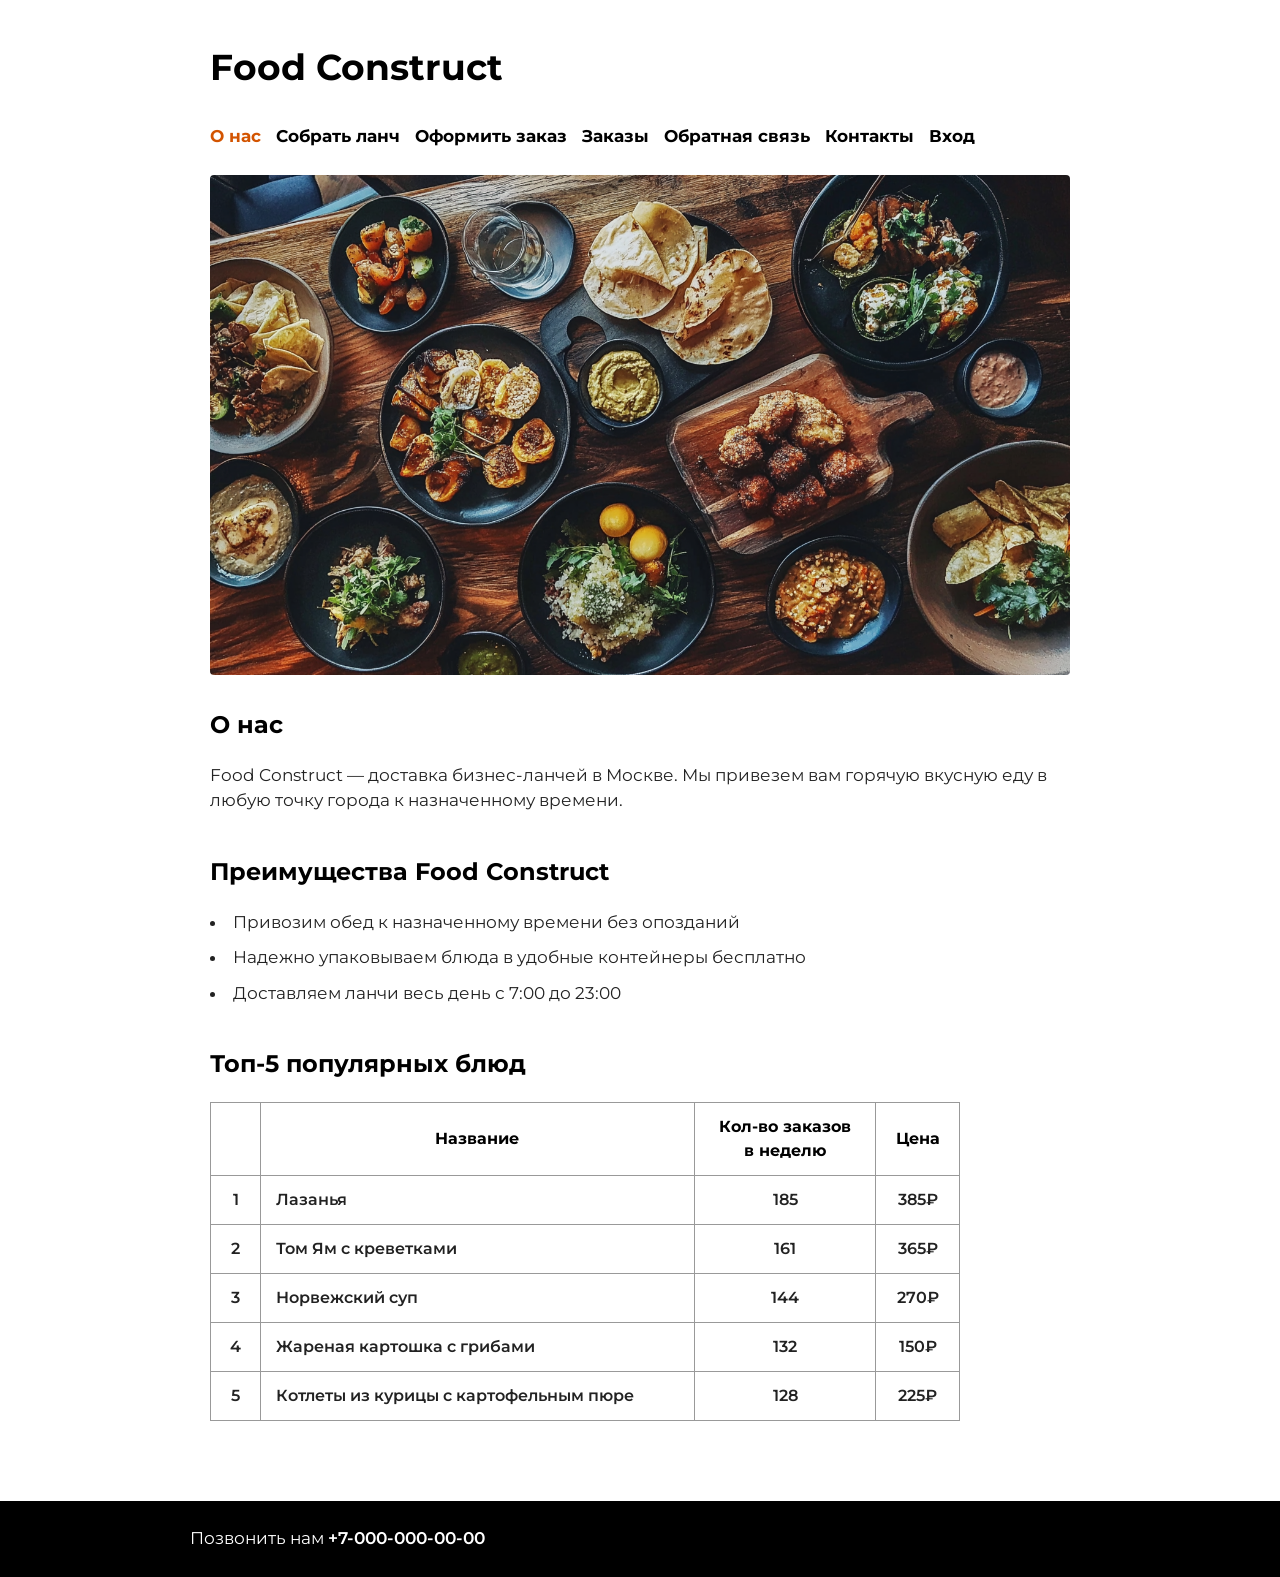
<file: index.html>
<!DOCTYPE html>
<html lang="ru">
<head>
    <meta charset="UTF-8">
    <meta name="viewport" content="width=device-width, initial-scale=1.0">
    <title>Food Construct — доставка бизнес-ланчей в Москве</title>
    <link rel="preconnect" href="https://fonts.googleapis.com">
    <link rel="preconnect" href="https://fonts.gstatic.com" crossorigin>
    <link href="https://fonts.googleapis.com/css2?family=Montserrat:wght@400;600;700&display=swap" rel="stylesheet">
    <link rel="stylesheet" href="style.css">
</head>
<body>

    <header>
        <h1>Food Construct</h1>
        <nav>
            <a class="active" href="index.html">О нас</a>
            <a href="lunch.html">Собрать ланч</a>
            <a href="order.html">Оформить заказ</a>
            <a href="orders.html">Заказы</a>
            <a href="feedback.html">Обратная связь</a>
            <a href="#contacts">Контакты</a>
            <a href="login.html">Вход</a>
        </nav>
    </header>

    <main>
        <section class="about">
            <img src="img/foodontable.png" alt="Разнообразные бизнес-ланчи на столе">
            <h2>О нас</h2>
            <p>
                Food Construct — доставка бизнес-ланчей в Москве. Мы привезем вам горячую вкусную
                еду в любую точку города к назначенному времени.
            </p>
        </section>

        <section class="benefits">
            <h2>Преимущества Food Construct</h2>
            <ul>
                <li>Привозим обед к назначенному времени без опозданий</li>
                <li>Надежно упаковываем блюда в удобные контейнеры бесплатно</li>
                <li>Доставляем ланчи весь день с 7:00 до 23:00</li>
            </ul>
        </section>

        <section class="popular">
            <h2>Топ-5 популярных блюд</h2>
            <table>
                <thead>
                    <tr>
                        <th></th>
                        <th>Название</th>
                        <th>Кол-во заказов<br>в неделю</th>
                        <th>Цена</th>
                    </tr>
                </thead>
                <tbody>
                    <tr>
                        <td>1</td>
                        <td>Лазанья</td>
                        <td>185</td>
                        <td>385₽</td>
                    </tr>
                    <tr>
                        <td>2</td>
                        <td>Том Ям с креветками</td>
                        <td>161</td>
                        <td>365₽</td>
                    </tr>
                    <tr>
                        <td>3</td>
                        <td>Норвежский суп</td>
                        <td>144</td>
                        <td>270₽</td>
                    </tr>
                    <tr>
                        <td>4</td>
                        <td>Жареная картошка с грибами</td>
                        <td>132</td>
                        <td>150₽</td>
                    </tr>
                    <tr>
                        <td>5</td>
                        <td>Котлеты из курицы с картофельным пюре</td>
                        <td>128</td>
                        <td>225₽</td>
                    </tr>
                </tbody>
            </table>
        </section>
    </main>

    <footer id="contacts">
        <p>Позвонить нам <a href="tel:+70000000000">+7-000-000-00-00</a></p>
    </footer>

</body>
</html>
</file>
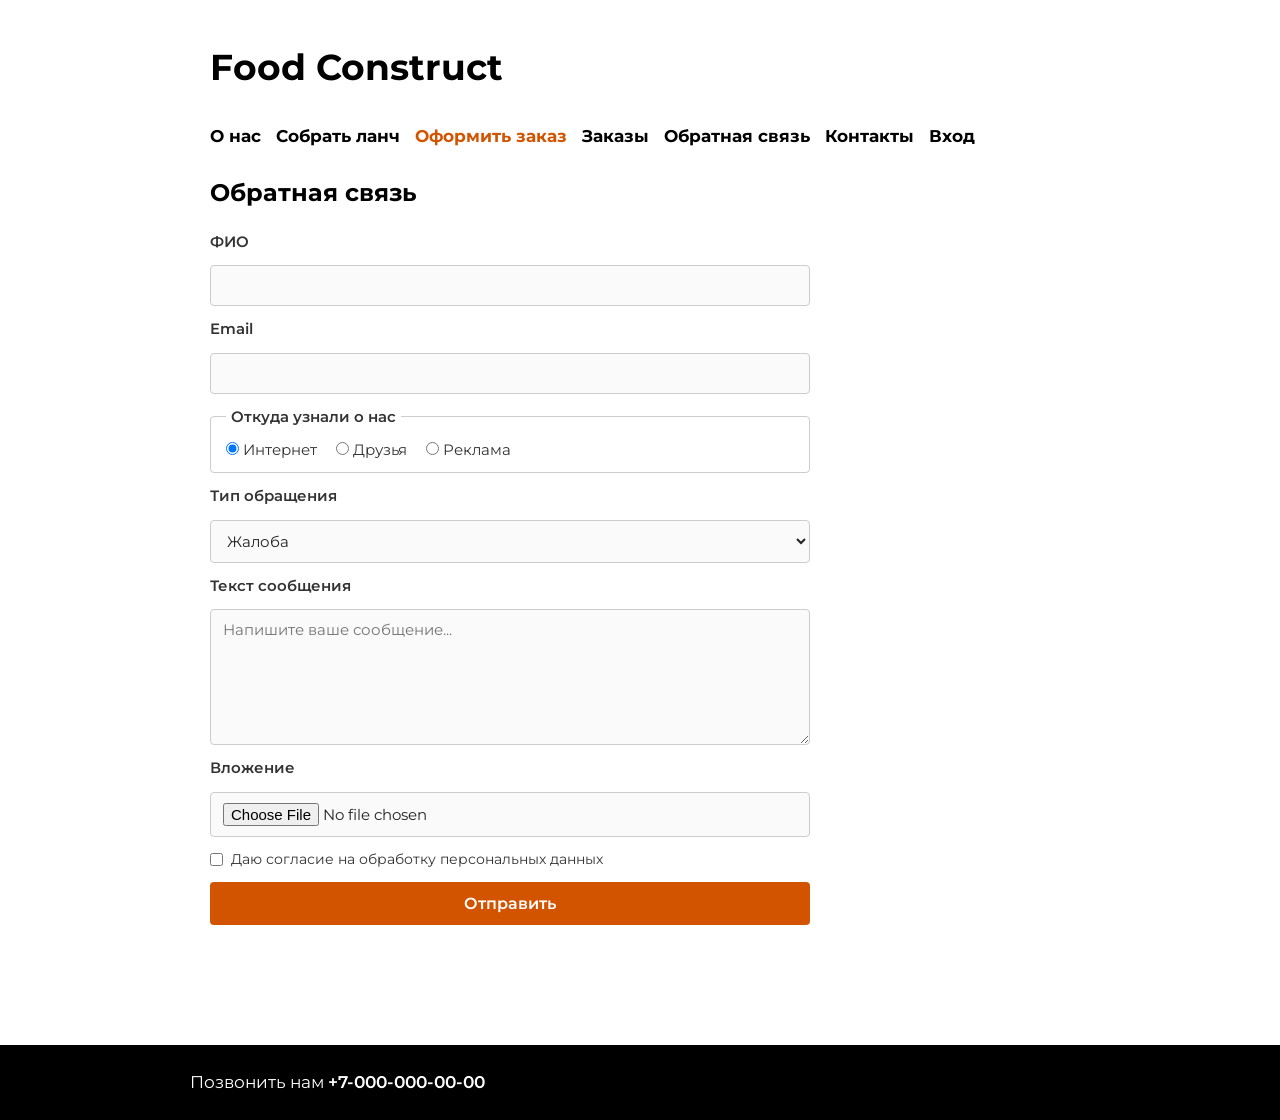
<file: feedback.html>
<!DOCTYPE html>
<html lang="ru">
<head>
    <meta charset="UTF-8">
    <meta name="viewport" content="width=device-width, initial-scale=1.0">
    <title>Обратная связь — Food Construct</title>
    <link rel="preconnect" href="https://fonts.googleapis.com">
    <link rel="preconnect" href="https://fonts.gstatic.com" crossorigin>
    <link href="https://fonts.googleapis.com/css2?family=Montserrat:wght@400;600;700&display=swap" rel="stylesheet">
    <link rel="stylesheet" href="style.css">
</head>
<body>

    <header>
        <h1>Food Construct</h1>
        <nav>
            <a href="index.html">О нас</a>
            <a href="lunch.html">Собрать ланч</a>
            <a class="active" href="order.html">Оформить заказ</a>
            <a href="orders.html">Заказы</a>
            <a href="feedback.html">Обратная связь</a>
            <a href="#contacts">Контакты</a>
            <a href="login.html">Вход</a>
        </nav>
    </header>

    <main>

        <section class="feedback">
            <h2>Обратная связь</h2>
            <form action="#" method="post" enctype="multipart/form-data">

                <label for="fio">ФИО</label>
                <input type="text" id="fio" name="fio" required>

                <label for="email">Email</label>
                <input type="email" id="email" name="email" required>

                <fieldset>
                    <legend>Откуда узнали о нас</legend>
                    <label><input type="radio" name="source" value="search" checked> Интернет</label>
                    <label><input type="radio" name="source" value="friends"> Друзья</label>
                    <label><input type="radio" name="source" value="ads"> Реклама</label>
                </fieldset>

                <label for="type">Тип обращения</label>
                <select id="type" name="type">
                    <option value="complaint">Жалоба</option>
                    <option value="suggestion">Предложение</option>
                </select>

                <label for="message">Текст сообщения</label>
                <textarea id="message" name="message" rows="6" placeholder="Напишите ваше сообщение..."></textarea>

                <label for="file">Вложение</label>
                <input type="file" id="file" name="file">

                <label class="checkbox">
                    <input type="checkbox" name="agree" required>
                    Даю согласие на обработку персональных данных
                </label>

                <button type="submit">Отправить</button>
            </form>
        </section>

    </main>

    <footer id="contacts">
        <p>Позвонить нам <a href="tel:+70000000000">+7-000-000-00-00</a></p>
    </footer>

</body>
</html>
</file>
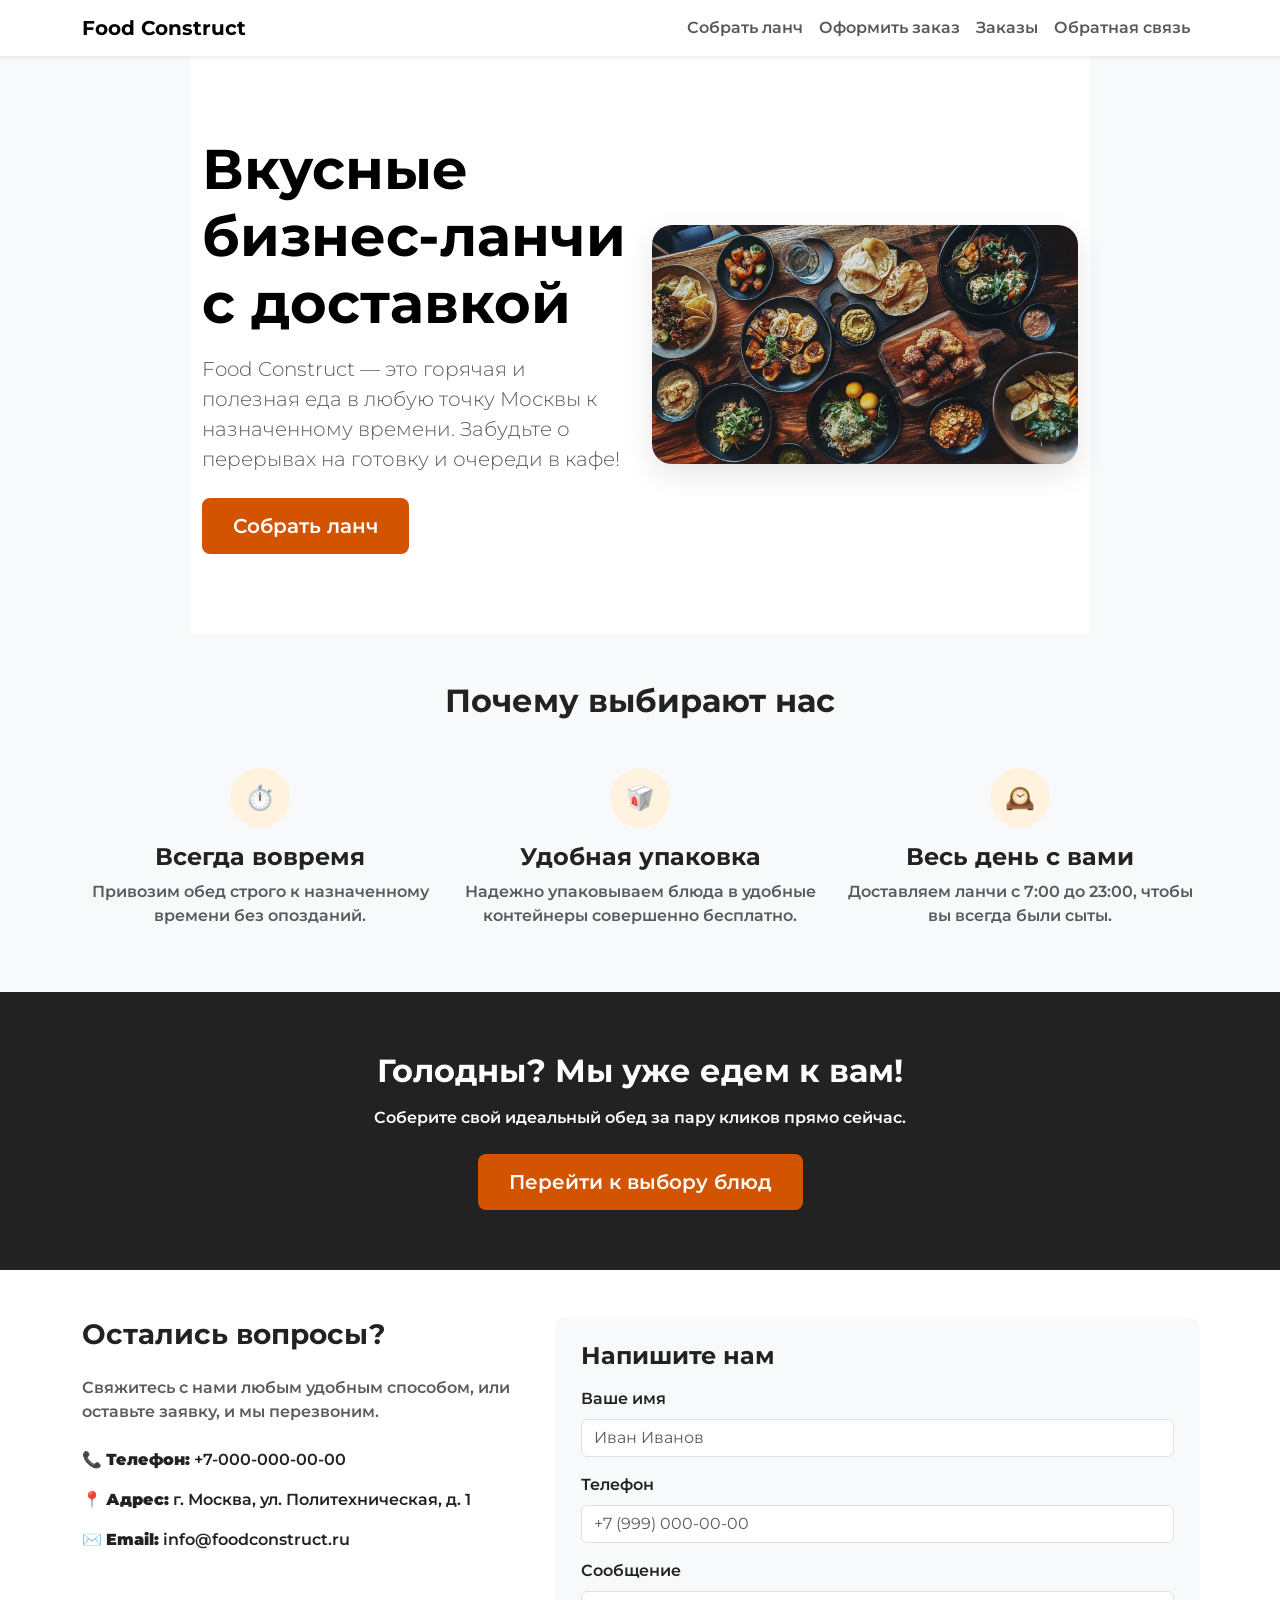
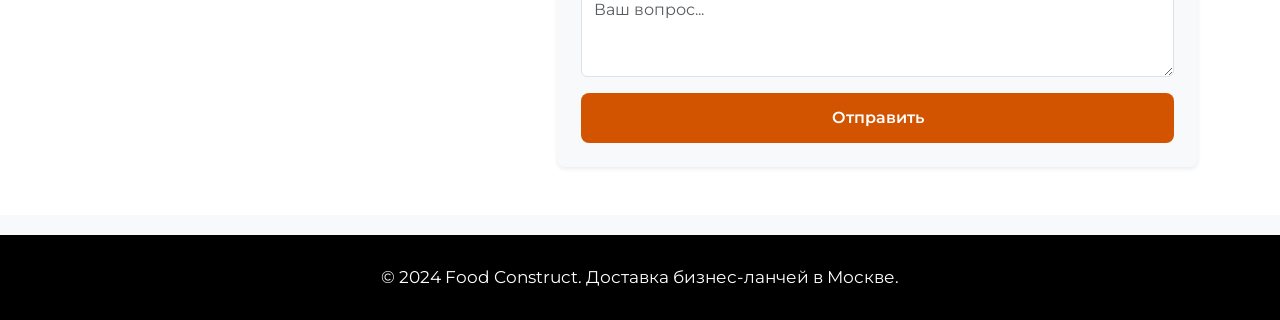
<file: landing.html>
<!DOCTYPE html>
<html lang="ru">
<head>
    <meta charset="UTF-8">
    <meta name="viewport" content="width=device-width, initial-scale=1.0">
    <title>Food Construct — Доставка бизнес-ланчей</title>
    <link href="https://cdn.jsdelivr.net/npm/bootstrap@5.3.2/dist/css/bootstrap.min.css" rel="stylesheet">
    <link rel="preconnect" href="https://fonts.googleapis.com">
    <link rel="preconnect" href="https://fonts.gstatic.com" crossorigin>
    <link href="https://fonts.googleapis.com/css2?family=Montserrat:wght@400;600;700&display=swap" rel="stylesheet">
    <link rel="stylesheet" href="style.css">

    <style>
        body {
            font-family: 'Montserrat', sans-serif;
            background-color: #f8f9fa;
        }
        
        .hero-section {
            background-color: #ffffff;
            padding: 80px 0;
        }
        
        .hero-img {
            border-radius: 20px;
            box-shadow: 0 10px 30px rgba(0,0,0,0.1);
            object-fit: cover;
            height: 100%;
            max-height: 400px;
            width: 100%;
        }

        .feature-icon {
            display: inline-flex;
            align-items: center;
            justify-content: center;
            width: 60px;
            height: 60px;
            border-radius: 50%;
            background-color: #fff3e0;
            color: #d35400;
            font-size: 24px;
            margin-bottom: 15px;
        }

        .btn-brand {
            background-color: #d35400;
            color: white;
            font-weight: 600;
            padding: 12px 30px;
            border-radius: 8px;
            transition: 0.3s;
        }

        .btn-brand:hover {
            background-color: #b34700;
            color: white;
        }

        .cta-section {
            background-color: #222;
            color: white;
            padding: 60px 0;
        }

        .footer-section {
            background-color: #000;
            color: #888;
            padding: 30px 0;
        }
    </style>
</head>
<body>

    <nav class="navbar navbar-expand-lg navbar-light bg-white shadow-sm">
        <div class="container">
            <a class="navbar-brand fw-bold" href="index.html">Food Construct</a>
            <button class="navbar-toggler" type="button" data-bs-toggle="collapse" data-bs-target="#navbarNav">
                <span class="navbar-toggler-icon"></span>
            </button>
            <div class="collapse navbar-collapse justify-content-end" id="navbarNav">
                <ul class="navbar-nav">
                    <li class="nav-item"><a class="nav-link" href="lunch.html">Собрать ланч</a></li>
                    <li class="nav-item"><a class="nav-link" href="order.html">Оформить заказ</a></li>
                    <li class="nav-item"><a class="nav-link" href="orders.html">Заказы</a></li>
                    <li class="nav-item"><a class="nav-link" href="feedback.html">Обратная связь</a></li>
                </ul>
            </div>
        </div>
    </nav>

    <header class="hero-section">
        <div class="container">
            <div class="row align-items-center">
                <div class="col-lg-6 mb-4 mb-lg-0">
                    <h1 class="display-4 fw-bold mb-3">Вкусные бизнес-ланчи с доставкой</h1>
                    <p class="lead text-muted mb-4">
                        Food Construct — это горячая и полезная еда в любую точку Москвы к назначенному времени. Забудьте о перерывах на готовку и очереди в кафе!
                    </p>
                    <a href="lunch.html" class="btn btn-brand btn-lg">Собрать ланч</a>
                </div>
                <div class="col-lg-6">
                    <!-- Используем картинку с твоего главного сайта -->
                    <img src="img/foodontable.png" alt="Бизнес-ланчи Food Construct" class="hero-img">
                </div>
            </div>
        </div>
    </header>

    <section class="py-5">
        <div class="container">
            <h2 class="text-center fw-bold mb-5">Почему выбирают нас</h2>
            <div class="row g-4">
                <div class="col-md-4 text-center">
                    <div class="feature-icon">⏱️</div>
                    <h4 class="fw-bold">Всегда вовремя</h4>
                    <p class="text-muted">Привозим обед строго к назначенному времени без опозданий.</p>
                </div>
                <div class="col-md-4 text-center">
                    <div class="feature-icon">🥡</div>
                    <h4 class="fw-bold">Удобная упаковка</h4>
                    <p class="text-muted">Надежно упаковываем блюда в удобные контейнеры совершенно бесплатно.</p>
                </div>
                <div class="col-md-4 text-center">
                    <div class="feature-icon">🕰️</div>
                    <h4 class="fw-bold">Весь день с вами</h4>
                    <p class="text-muted">Доставляем ланчи с 7:00 до 23:00, чтобы вы всегда были сыты.</p>
                </div>
            </div>
        </div>
    </section>

    <section class="cta-section">
        <div class="container text-center">
            <h2 class="fw-bold mb-3">Голодны? Мы уже едем к вам!</h2>
            <p class="mb-4">Соберите свой идеальный обед за пару кликов прямо сейчас.</p>
            <a href="lunch.html" class="btn btn-brand btn-lg">Перейти к выбору блюд</a>
        </div>
    </section>

    <section class="py-5 bg-white">
        <div class="container">
            <div class="row">
                <!-- Контакты -->
                <div class="col-md-5 mb-4 mb-md-0">
                    <h3 class="fw-bold mb-4">Остались вопросы?</h3>
                    <p class="text-muted">Свяжитесь с нами любым удобным способом, или оставьте заявку, и мы перезвоним.</p>
                    <ul class="list-unstyled mt-4">
                        <li class="mb-3">📞 <strong>Телефон:</strong> <a href="tel:+70000000000" class="text-decoration-none text-dark">+7-000-000-00-00</a></li>
                        <li class="mb-3">📍 <strong>Адрес:</strong> г. Москва, ул. Политехническая, д. 1</li>
                        <li class="mb-3">✉️ <strong>Email:</strong> info@foodconstruct.ru</li>
                    </ul>
                </div>
                
                <div class="col-md-7">
                    <form action="feedback.html" method="GET" class="bg-light p-4 rounded-3 shadow-sm">
                        <h4 class="mb-3 fw-bold">Напишите нам</h4>
                        <div class="mb-3">
                            <label for="landingName" class="form-label">Ваше имя</label>
                            <input type="text" class="form-control" id="landingName" placeholder="Иван Иванов" required>
                        </div>
                        <div class="mb-3">
                            <label for="landingPhone" class="form-label">Телефон</label>
                            <input type="tel" class="form-control" id="landingPhone" placeholder="+7 (999) 000-00-00" required>
                        </div>
                        <div class="mb-3">
                            <label for="landingMessage" class="form-label">Сообщение</label>
                            <textarea class="form-control" id="landingMessage" rows="3" placeholder="Ваш вопрос..." required></textarea>
                        </div>
                        <button type="submit" class="btn btn-brand w-100">Отправить</button>
                    </form>
                </div>
            </div>
        </div>
    </section>

    <!-- Подвал -->
    <footer class="footer-section text-center">
        <div class="container">
            <p class="mb-0">© 2024 Food Construct. Доставка бизнес-ланчей в Москве.</p>
        </div>
    </footer>

    <!-- Подключение Bootstrap 5 (JS) для работы мобильного меню (бургера) -->
    <script src="https://cdn.jsdelivr.net/npm/bootstrap@5.3.2/dist/js/bootstrap.bundle.min.js"></script>
</body>
</html>
</file>
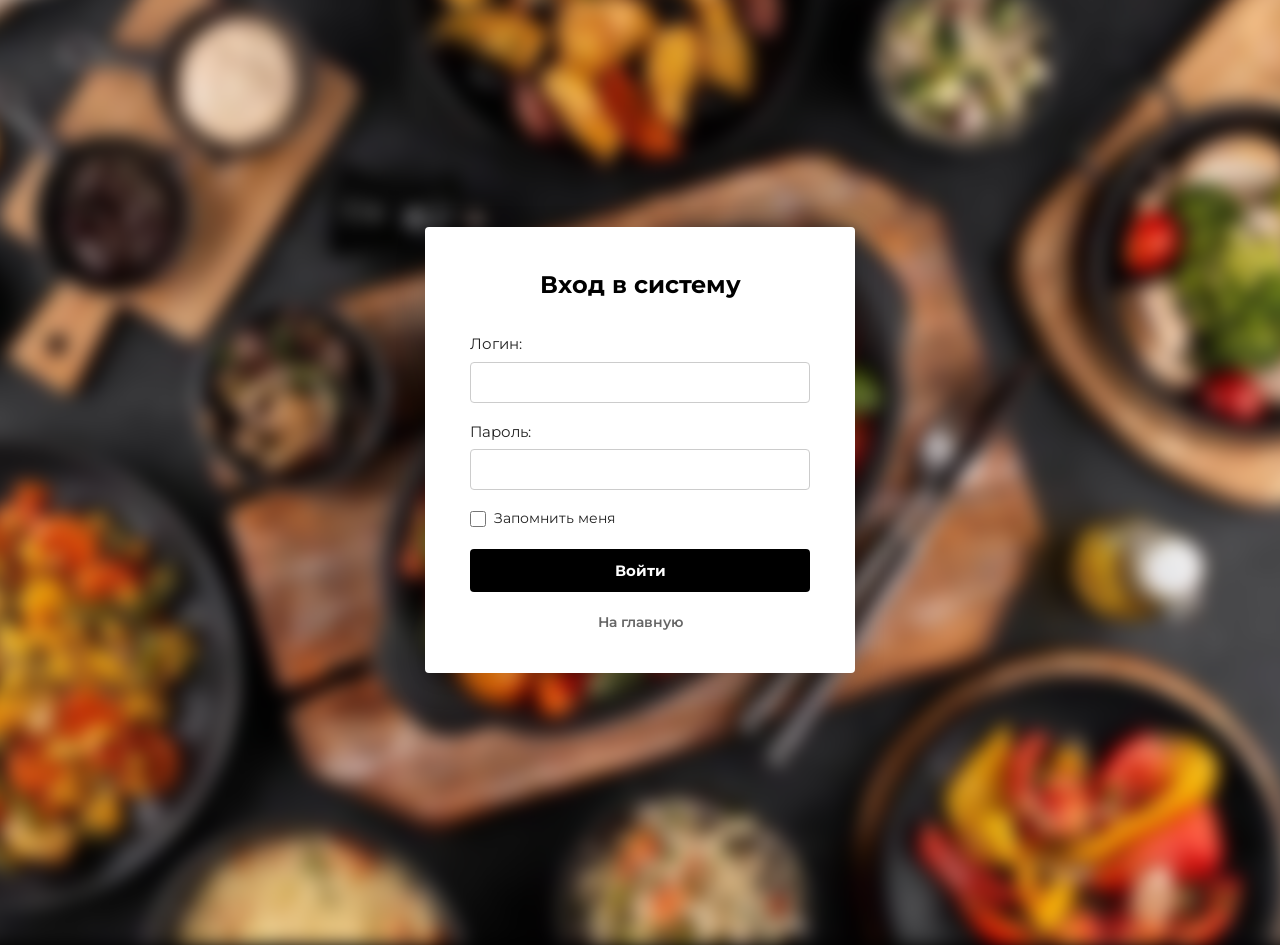
<file: login.html>
<!DOCTYPE html>
<html lang="ru">
<head>
    <meta charset="UTF-8">
    <meta name="viewport" content="width=device-width, initial-scale=1.0">
    <title>Вход в систему — Food Construct</title>
    <link rel="preconnect" href="https://fonts.googleapis.com">
    <link rel="preconnect" href="https://fonts.gstatic.com" crossorigin>
    <link href="https://fonts.googleapis.com/css2?family=Montserrat:wght@400;600;700&display=swap" rel="stylesheet">
    <link rel="stylesheet" href="style.css">
</head>
<body class="login-page">

    <div class="login-box">
        <h1>Вход в систему</h1>
        <form action="https://httpbin.org/post" method="POST">

            <label for="login">Логин:</label>
            <input type="text" id="login" name="login" required>

            <label for="password">Пароль:</label>
            <input type="password" id="password" name="password" required>

            <label class="checkbox">
                <input type="checkbox" name="remember">
                Запомнить меня
            </label>

            <button type="submit">Войти</button>

            <a class="back-link" href="index.html">На главную</a>
        </form>
    </div>

</body>
</html>
</file>
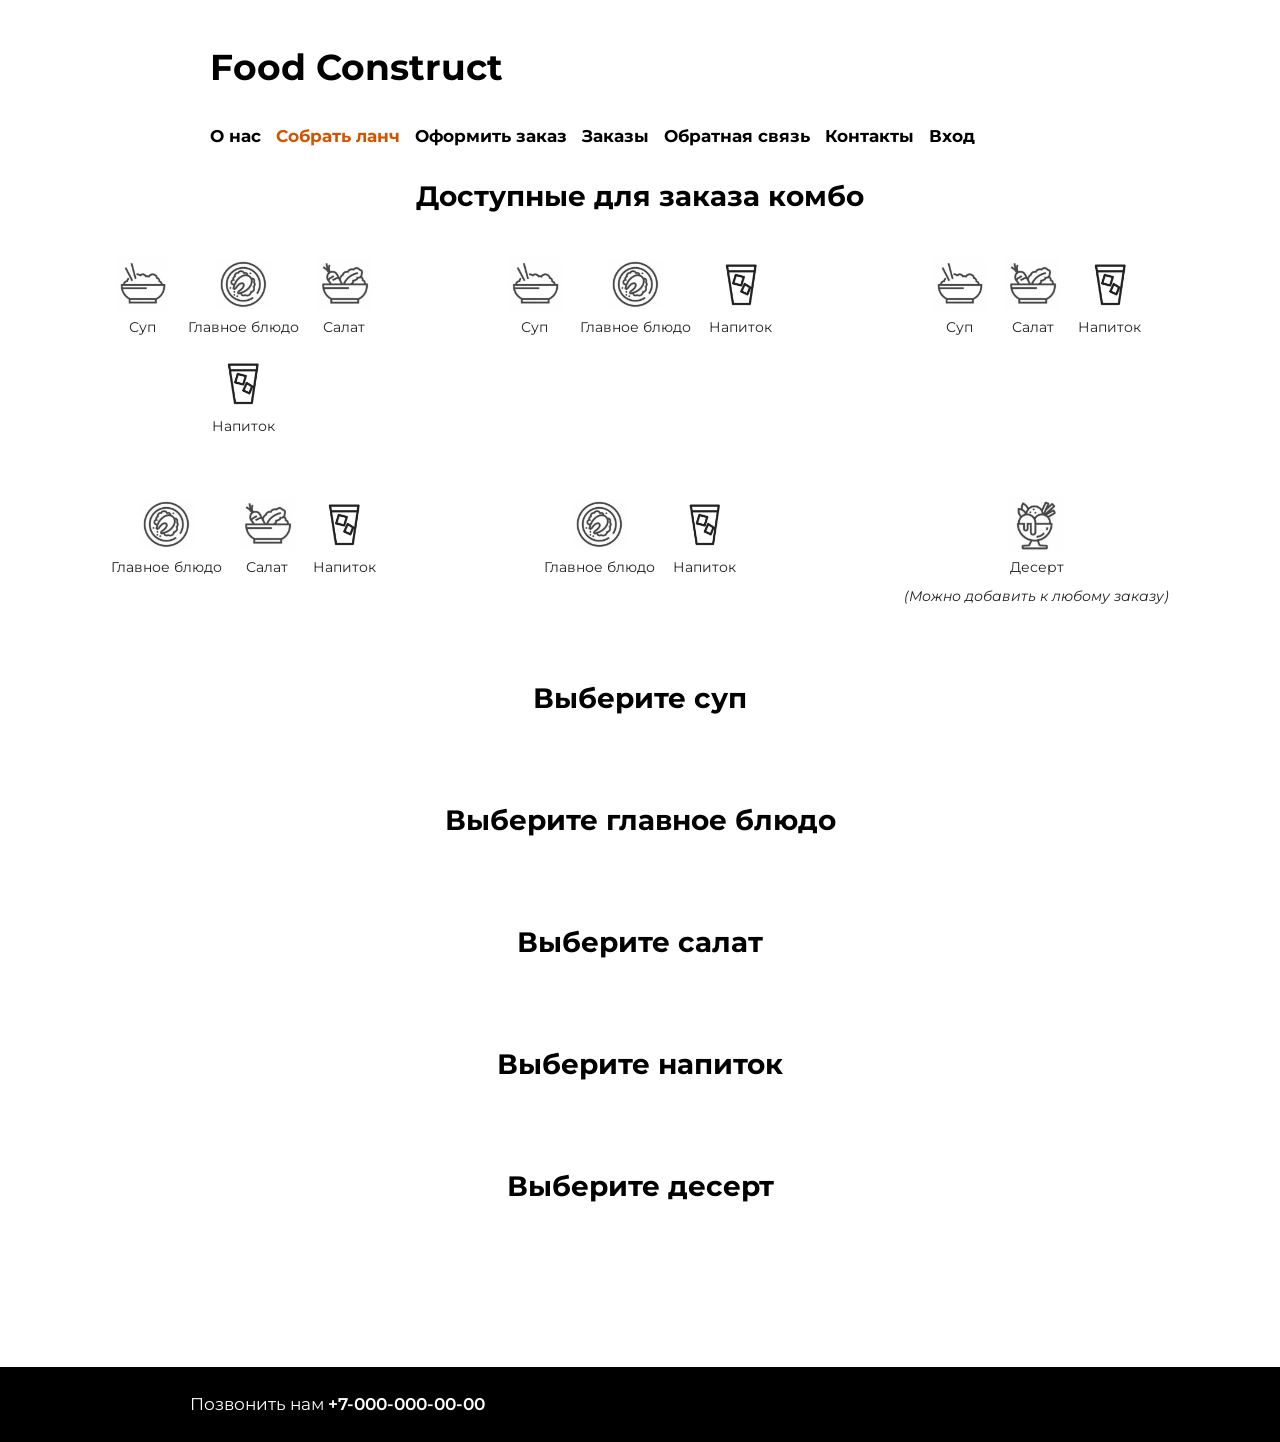
<file: lunch.html>
<!DOCTYPE html>
<html lang="ru">
<head>
    <meta charset="UTF-8">
    <meta name="viewport" content="width=device-width, initial-scale=1.0">
    <title>Собрать ланч — Food Construct</title>
    <link rel="preconnect" href="https://fonts.googleapis.com">
    <link rel="preconnect" href="https://fonts.gstatic.com" crossorigin>
    <link href="https://fonts.googleapis.com/css2?family=Montserrat:wght@400;600;700&display=swap" rel="stylesheet">
    <link rel="stylesheet" href="style.css">
    <link rel="stylesheet" href="lunch.css">
</head>
<body class="lunch-page">

    <header>
        <h1>Food Construct</h1>
        <nav>
            <a href="index.html">О нас</a>
            <a class="active" href="lunch.html">Собрать ланч</a>
            <a href="order.html">Оформить заказ</a>
            <a href="orders.html">Заказы</a>
            <a href="feedback.html">Обратная связь</a>
            <a href="#contacts">Контакты</a>
            <a href="login.html">Вход</a>
        </nav>
    </header>

    <main>
        <section class="combo-section">
            <h2>Доступные для заказа комбо</h2>
            <div class="combo-grid">
                <div class="combo">
                    <div class="combo-item"><img src="img/YSLsoup.jpg" alt="Суп"><p>Суп</p></div>
                    <div class="combo-item"><img src="img/YSLmain.jpg" alt="Главное блюдо"><p>Главное блюдо</p></div>
                    <div class="combo-item"><img src="img/YSLsalad.jpg" alt="Салат"><p>Салат</p></div>
                    <div class="combo-item"><img src="img/YSLdrink.jpg" alt="Напиток"><p>Напиток</p></div>
                </div>
                <div class="combo">
                    <div class="combo-item"><img src="img/YSLsoup.jpg" alt="Суп"><p>Суп</p></div>
                    <div class="combo-item"><img src="img/YSLmain.jpg" alt="Главное блюдо"><p>Главное блюдо</p></div>
                    <div class="combo-item"><img src="img/YSLdrink.jpg" alt="Напиток"><p>Напиток</p></div>
                </div>
                <div class="combo">
                    <div class="combo-item"><img src="img/YSLsoup.jpg" alt="Суп"><p>Суп</p></div>
                    <div class="combo-item"><img src="img/YSLsalad.jpg" alt="Салат"><p>Салат</p></div>
                    <div class="combo-item"><img src="img/YSLdrink.jpg" alt="Напиток"><p>Напиток</p></div>
                </div>
                <div class="combo">
                    <div class="combo-item"><img src="img/YSLmain.jpg" alt="Главное блюдо"><p>Главное блюдо</p></div>
                    <div class="combo-item"><img src="img/YSLsalad.jpg" alt="Салат"><p>Салат</p></div>
                    <div class="combo-item"><img src="img/YSLdrink.jpg" alt="Напиток"><p>Напиток</p></div>
                </div>
                <div class="combo">
                    <div class="combo-item"><img src="img/YSLmain.jpg" alt="Главное блюдо"><p>Главное блюдо</p></div>
                    <div class="combo-item"><img src="img/YSLdrink.jpg" alt="Напиток"><p>Напиток</p></div>
                </div>
                <div class="combo combo-dessert">
                    <div class="combo-item">
                        <img src="img/YSLdesert.jpg" alt="Десерт">
                        <p>Десерт</p>
                        <p class="dessert-note">(Можно добавить к любому заказу)</p>
                    </div>
                </div>
            </div>
        </section>

        <section class="menu-section">
            <h2>Выберите суп</h2>
            <div class="dishes" id="soup-container"></div>
        </section>
        <section class="menu-section">
            <h2>Выберите главное блюдо</h2>
            <div class="dishes" id="main-container"></div>
        </section>
        <section class="menu-section">
            <h2>Выберите салат</h2>
            <div class="dishes" id="salad-container"></div>
        </section>
        <section class="menu-section">
            <h2>Выберите напиток</h2>
            <div class="dishes" id="drink-container"></div>
        </section>
        <section class="menu-section">
            <h2>Выберите десерт</h2>
            <div class="dishes" id="dessert-container"></div>
        </section>

        <!-- Панель перехода к оформлению (вместо формы) -->
        <div id="checkout-panel" class="checkout-panel" style="display: none;">
            <div class="checkout-panel-inner">
                <span class="checkout-total">Итого: <span id="panel-total">0</span>₽</span>
                <a href="order.html" id="checkout-link" class="checkout-btn">Перейти к оформлению</a>
            </div>
        </div>
    </main>

    <footer id="contacts">
        <p>Позвонить нам <a href="tel:+70000000000">+7-000-000-00-00</a></p>
    </footer>

    <script src="lunch.js"></script>
</body>
</html>
</file>
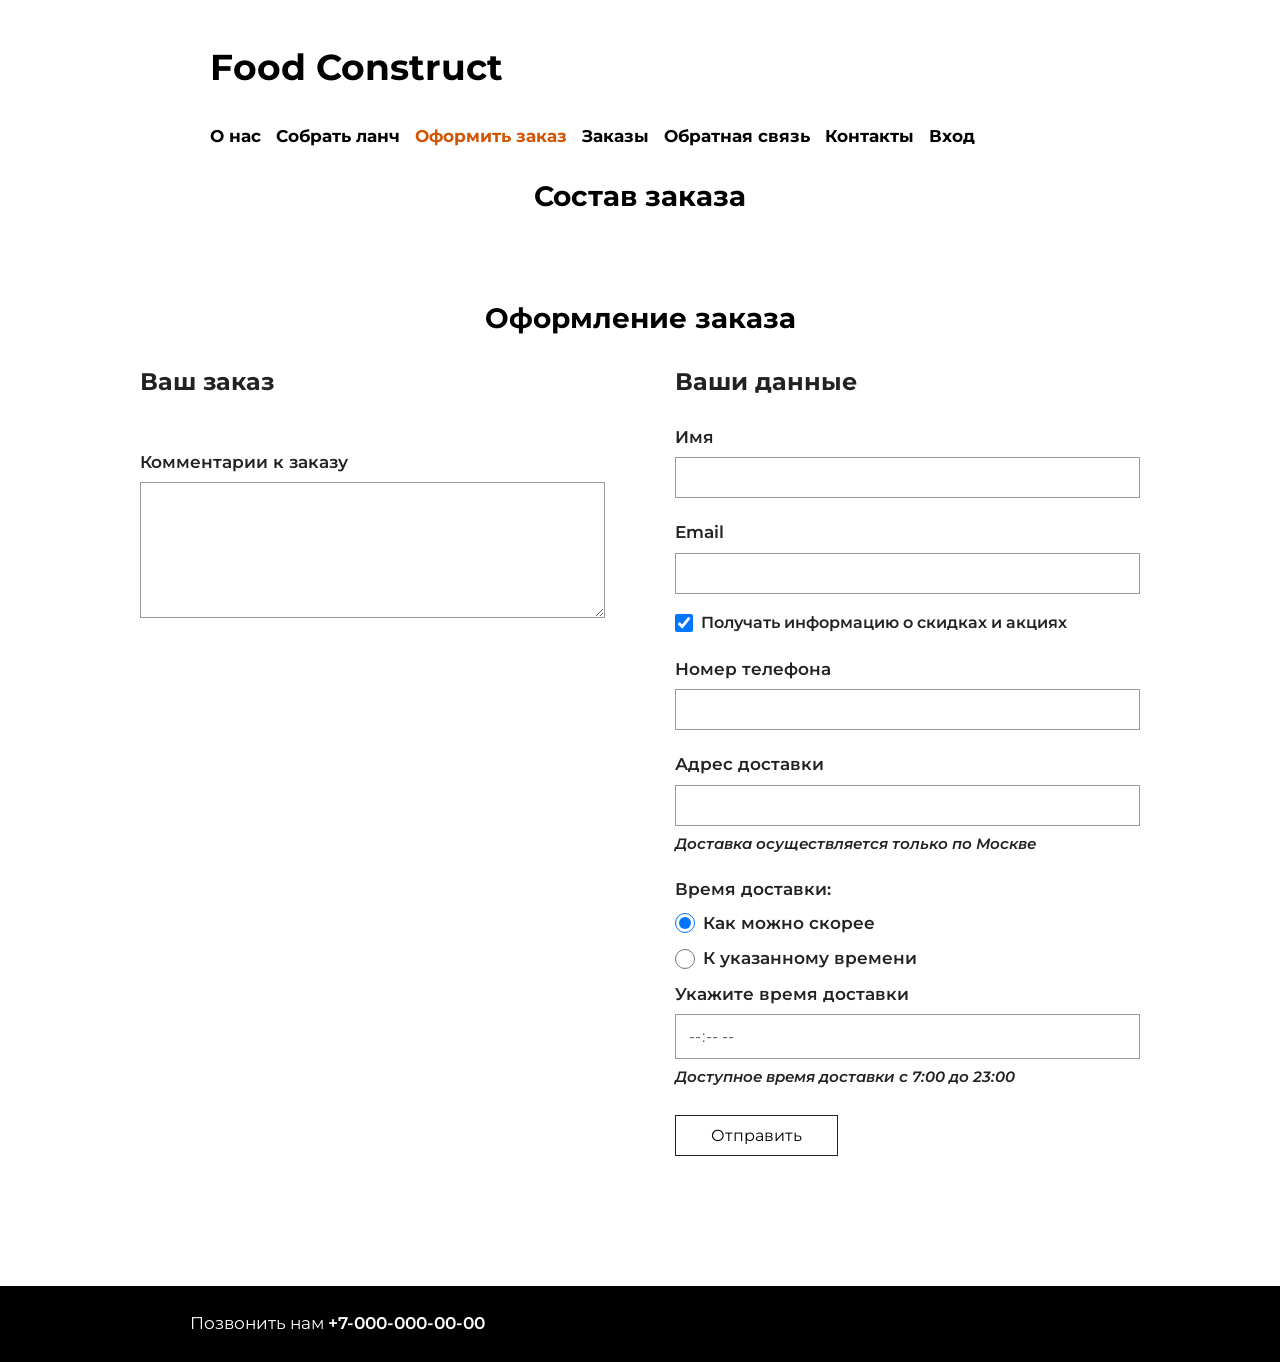
<file: order.html>
<!DOCTYPE html>
<html lang="ru">
<head>
    <meta charset="UTF-8">
    <meta name="viewport" content="width=device-width, initial-scale=1.0">
    <title>Оформить заказ — Food Construct</title>
    <link rel="preconnect" href="https://fonts.googleapis.com">
    <link rel="preconnect" href="https://fonts.gstatic.com" crossorigin>
    <link href="https://fonts.googleapis.com/css2?family=Montserrat:wght@400;600;700&display=swap" rel="stylesheet">
    <link rel="stylesheet" href="style.css">
    <link rel="stylesheet" href="lunch.css">
</head>
<body class="lunch-page">

    <header>
        <h1>Food Construct</h1>
        <nav>
            <a href="index.html">О нас</a>
            <a href="lunch.html">Собрать ланч</a>
            <a class="active" href="order.html">Оформить заказ</a>
            <a href="orders.html">Заказы</a>
            <a href="feedback.html">Обратная связь</a>
            <a href="#contacts">Контакты</a>
            <a href="login.html">Вход</a>
        </nav>
    </header>

    <main>
        <section class="menu-section">
            <h2>Состав заказа</h2>
            <div id="order-composition" class="dishes"></div>
            <p id="empty-cart-message" class="order-empty" style="display: none; text-align: center; margin-top: 20px;">
                Ничего не выбрано. Чтобы добавить блюда в заказ, перейдите на страницу <a href="lunch.html" style="color: #d35400;">Собрать ланч</a>.
            </p>
        </section>

        <section class="order-section">
            <h2>Оформление заказа</h2>

            <form id="checkout-form">
            <div class="order-columns">
                <div class="order-block">
                    <h3>Ваш заказ</h3>
                    <div id="order-summary"></div>

                    <label for="comment">Комментарии к заказу</label>
                    <textarea id="comment" name="comment" rows="6"></textarea>
                </div>

                <div class="order-block">
                    <h3>Ваши данные</h3>

                    <label for="name">Имя</label>
                    <input type="text" id="name" name="name" required>

                    <label for="order-email">Email</label>
                    <input type="email" id="order-email" name="email" required>

                    <label class="order-checkbox">
                        <input type="checkbox" name="subscribe" checked>
                        Получать информацию о скидках и акциях
                    </label>

                    <label for="phone">Номер телефона</label>
                    <input type="tel" id="phone" name="phone" required>

                    <label for="address">Адрес доставки</label>
                    <input type="text" id="address" name="delivery_address" required>
                    <p class="note">Доставка осуществляется только по Москве</p>

                    <p class="delivery-title">Время доставки:</p>
                    <label class="radio">
                        <input type="radio" name="delivery_type" value="now" checked>
                        Как можно скорее
                    </label>
                    <label class="radio">
                        <input type="radio" name="delivery_type" value="by_time">
                        К указанному времени
                    </label>

                    <label for="delivery-time">Укажите время доставки</label>
                    <input type="time" id="delivery-time" name="delivery_time" min="07:00" max="23:00" step="300" disabled>

                    <p class="note">Доступное время доставки с 7:00 до 23:00</p>

                    <div class="form-buttons">
                        <button type="submit" id="submit-btn">Отправить</button>
                    </div>
                </div>
            </div>
            </form>
        </section>
    </main>

    <footer id="contacts">
        <p>Позвонить нам <a href="tel:+70000000000">+7-000-000-00-00</a></p>
    </footer>

    <script src="order.js"></script>
</body>
</html>
</file>
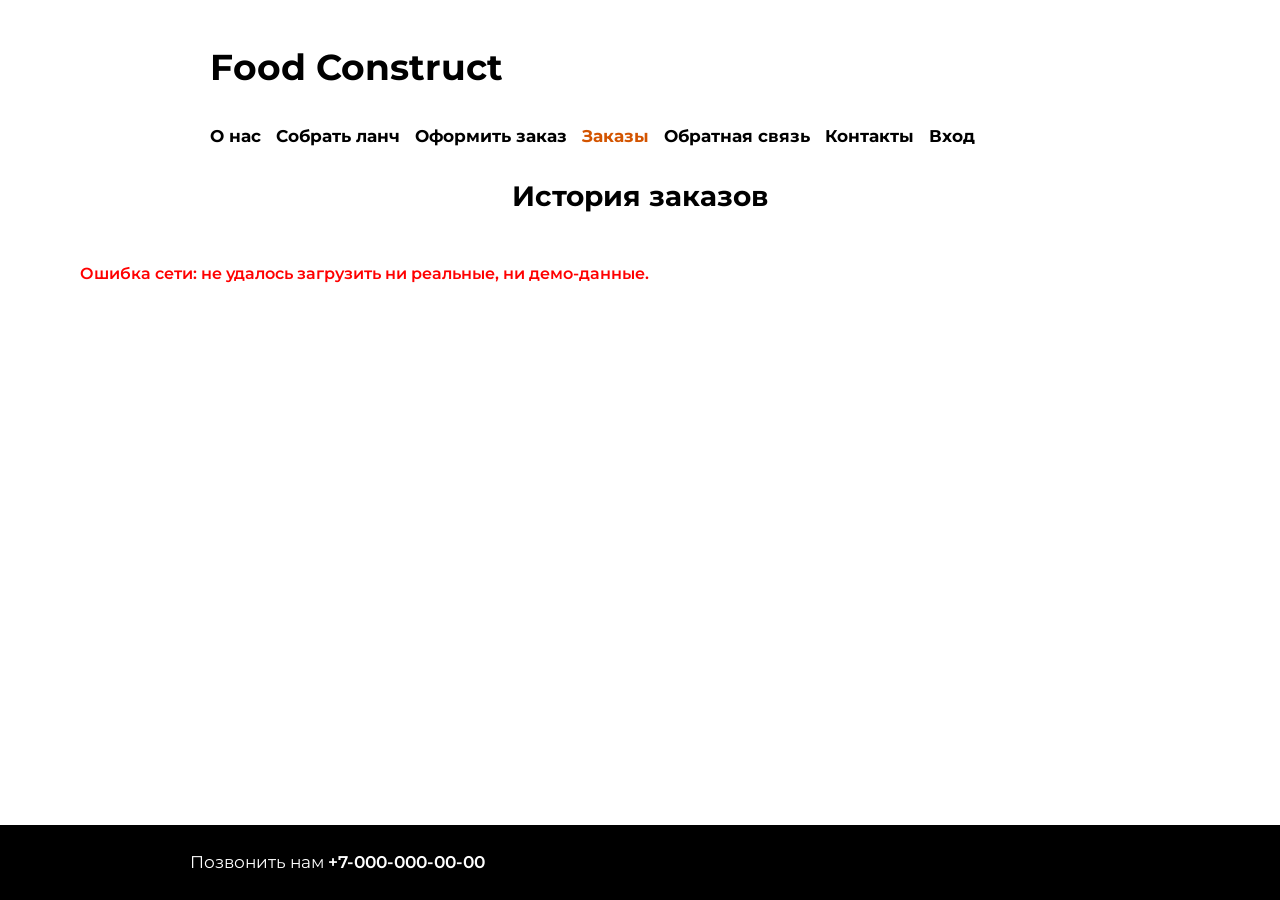
<file: orders.html>
<!DOCTYPE html>
<html lang="ru">
<head>
    <meta charset="UTF-8">
    <meta name="viewport" content="width=device-width, initial-scale=1.0">
    <title>История заказов — Food Construct</title>
    <link rel="preconnect" href="https://fonts.googleapis.com">
    <link rel="preconnect" href="https://fonts.gstatic.com" crossorigin>
    <link href="https://fonts.googleapis.com/css2?family=Montserrat:wght@400;600;700&display=swap" rel="stylesheet">
    <link rel="stylesheet" href="style.css">
    <link rel="stylesheet" href="lunch.css">
</head>
<body class="lunch-page">

    <header>
        <h1>Food Construct</h1>
        <nav>
            <a href="index.html">О нас</a>
            <a href="lunch.html">Собрать ланч</a>
            <a href="order.html">Оформить заказ</a>
            <a class="active" href="orders.html">Заказы</a>
            <a href="feedback.html">Обратная связь</a>
            <a href="#contacts">Контакты</a>
            <a href="login.html">Вход</a>
        </nav>
    </header>

    <main>
        <section class="menu-section">
            <h2>История заказов</h2>
            <div id="orders-container" style="overflow-x: auto;">
                <p id="loading-text">Загрузка заказов...</p>
            </div>
        </section>
    </main>

    <footer id="contacts">
        <p>Позвонить нам <a href="tel:+70000000000">+7-000-000-00-00</a></p>
    </footer>

    <!-- Модалка: Просмотр -->
    <div id="modal-view" class="modal-overlay" style="display: none;">
        <div class="modal-content">
            <button class="modal-close" onclick="closeModal('modal-view')">×</button>
            <h3>Просмотр заказа</h3>
            <div id="view-content" class="modal-body"></div>
            <div class="modal-actions">
                <button class="btn-ok" onclick="closeModal('modal-view')">ОК</button>
            </div>
        </div>
    </div>

    <!-- Модалка: Редактирование -->
    <div id="modal-edit" class="modal-overlay" style="display: none;">
        <div class="modal-content">
            <button class="modal-close" onclick="closeModal('modal-edit')">×</button>
            <h3>Редактирование заказа</h3>
            <form id="edit-form" class="modal-body">
                <input type="hidden" id="edit-id">
                <label>Имя получателя</label>
                <input type="text" id="edit-name" required>
                <label>Адрес доставки</label>
                <input type="text" id="edit-address" required>
                
                <p class="delivery-title" style="margin-top: 15px;">Тип доставки</p>
                <label class="radio"><input type="radio" name="edit-delivery_type" value="now"> Как можно скорее</label>
                <label class="radio"><input type="radio" name="edit-delivery_type" value="by_time"> Ко времени</label>
                
                <label style="margin-top: 10px;">Время доставки</label>
                <input type="time" id="edit-time" min="07:00" max="23:00" step="300">
                
                <label>Телефон</label>
                <input type="tel" id="edit-phone" required>
                <label>Email</label>
                <input type="email" id="edit-email" required>
                <label>Комментарий</label>
                <textarea id="edit-comment" rows="3"></textarea>
            </form>
            <div class="modal-actions">
                <button class="btn-cancel" onclick="closeModal('modal-edit')">Отмена</button>
                <button class="btn-save" onclick="saveEdit()">Сохранить</button>
            </div>
        </div>
    </div>

    <!-- Модалка: Удаление -->
    <div id="modal-delete" class="modal-overlay" style="display: none;">
        <div class="modal-content">
            <button class="modal-close" onclick="closeModal('modal-delete')">×</button>
            <h3>Удаление заказа</h3>
            <p style="margin: 20px 0; font-weight: 400;">Вы уверены, что хотите удалить заказ?</p>
            <div class="modal-actions">
                <button class="btn-cancel" onclick="closeModal('modal-delete')">Отмена</button>
                <button class="btn-delete" onclick="confirmDelete()">Да</button>
            </div>
        </div>
    </div>

    <script src="orders.js"></script>
</body>
</html>
</file>
<file: style.css>
* {
    box-sizing: border-box;
    margin: 0;
    padding: 0;
}

html,
body {
    min-height: 100%;
}

body {
    font-family: 'Montserrat', sans-serif;
    font-size: 16px;
    font-weight: 600;
    color: #222;
    background-color: #ffffff;
    line-height: 1.5;
    min-height: 100vh;
    display: flex;
    flex-direction: column;
}

header {
    max-width: 900px;
    margin: 0 auto;
    padding: 40px 20px 20px 20px;
    width: 100%;
}

header h1 {
    font-size: 36px;
    font-weight: 700;
    color: #000;
    margin-bottom: 25px;
}

nav {
    display: flex;
    justify-content: flex-start;
    align-items: center;
    gap: 15px;
    flex-wrap: wrap;
    padding: 5px 0;
}

nav a {
    text-decoration: none;
    font-family: 'Montserrat', sans-serif;
    font-size: 17px;
    font-weight: 700;
    color: #000;
    transition: color 0.3s ease;
}

nav a:hover,
nav a.active {
    color: #d35400;
}

main {
    max-width: 900px;
    margin: 0 auto;
    padding: 0 20px 60px 20px;
    width: 100%;
    flex: 1;
}

.about {
    margin-bottom: 40px;
}

.about img {
    width: 100%;
    height: 500px;
    object-fit: cover;
    border-radius: 4px;
    margin-bottom: 25px;
}

.about h2,
.benefits h2,
.popular h2 {
    font-size: 24px;
    font-weight: 700;
    color: #000;
    margin-bottom: 20px;
}

.about p {
    font-size: 17px;
    font-weight: 400;
    color: #222;
}

.benefits {
    margin-bottom: 40px;
}

.benefits ul {
    list-style-position: inside;
    padding-left: 0;
}

.benefits li {
    font-size: 17px;
    font-weight: 400;
    color: #222;
    margin-bottom: 10px;
}

table {
    border-collapse: collapse;
    width: 100%;
    max-width: 750px;
    margin: 0;
    font-family: 'Montserrat', sans-serif;
    font-size: 16px;
    color: #222;
}

table th,
table td {
    padding: 12px 15px;
    border: 1px solid #999;
    text-align: left;
}

table th {
    font-weight: 700;
    text-align: center;
    background-color: #ffffff;
    color: #000;
}

table td:first-child {
    text-align: center;
    width: 50px;
}

table td:last-child,
table th:last-child,
table th:nth-child(3),
table td:nth-child(3) {
    text-align: center;
}

footer {
    background-color: black;
    color: white;
    padding: 25px 20px;
    margin-top: 20px;
}

footer p {
    font-size: 17px;
    font-weight: 400;
    color: white;
    max-width: 900px;
    margin: 0 auto;
}

footer a {
    text-decoration: none;
    font-family: 'Montserrat', sans-serif;
    font-size: 17px;
    font-weight: 600;
    color: white;
    transition: color 0.3s ease;
}

footer a:hover {
    color: #d35400;
}

/* Стили обратной связи */

.feedback {
    margin-bottom: 40px;
}

.feedback h2 {
    font-size: 24px;
    font-weight: 700;
    color: #000;
    margin-bottom: 20px;
}

.feedback form {
    display: flex;
    flex-direction: column;
    gap: 12px;
    max-width: 600px;
}

.feedback label {
    font-size: 15px;
    font-weight: 600;
    color: #333;
}

.feedback input[type="text"],
.feedback input[type="email"],
.feedback input[type="file"],
.feedback select,
.feedback textarea {
    font-family: 'Montserrat', sans-serif;
    font-size: 15px;
    padding: 10px 12px;
    border: 1px solid #ccc;
    border-radius: 4px;
    background-color: #fafafa;
    color: #222;
    width: 100%;
}

.feedback input:focus,
.feedback select:focus,
.feedback textarea:focus {
    outline: none;
    border-color: #d35400;
    background-color: #fff;
}

.feedback fieldset {
    border: 1px solid #ccc;
    border-radius: 4px;
    padding: 10px 15px;
}

.feedback legend {
    font-size: 15px;
    font-weight: 600;
    color: #333;
    padding: 0 5px;
}

.feedback fieldset label {
    display: inline-block;
    margin-right: 15px;
    font-weight: 400;
}

.feedback textarea {
    resize: vertical;
    min-height: 100px;
}

.feedback .checkbox {
    display: flex;
    align-items: center;
    gap: 8px;
    font-weight: 400;
    font-size: 14px;
}

.feedback button {
    font-family: 'Montserrat', sans-serif;
    font-size: 16px;
    font-weight: 600;
    color: #fff;
    background-color: #d35400;
    border: none;
    border-radius: 4px;
    padding: 12px 20px;
    cursor: pointer;
    transition: background-color 0.3s ease;
}

.feedback button:hover {
    background-color: #b34700;
}

/* Стили аутентификации */

.login-page {
    position: relative;
    min-height: 100vh;
    display: flex;
    justify-content: center;
    align-items: center;
    padding: 20px;
    overflow: hidden;
    background-color: #000;
}

.login-page::before {
    content: "";
    position: absolute;
    inset: 0;
    background-image: url('img/eatlogin.jpg');
    background-size: cover;
    background-position: center;
    background-repeat: no-repeat;
    filter: blur(8px);
    transform: scale(1.1);
    z-index: 0;
}

.login-box {
    position: relative;
    z-index: 1;
    background-color: #ffffff;
    padding: 40px 45px;
    border-radius: 4px;
    box-shadow: 0 8px 30px rgba(0, 0, 0, 0.2);
    width: 100%;
    max-width: 430px;
}

.login-box h1 {
    font-size: 24px;
    font-weight: 700;
    color: #000;
    text-align: center;
    margin-bottom: 30px;
}

.login-box form {
    display: flex;
    flex-direction: column;
}

.login-box label {
    font-size: 15px;
    font-weight: 400;
    color: #222;
    margin-bottom: 6px;
}

.login-box input[type="text"],
.login-box input[type="password"] {
    font-family: 'Montserrat', sans-serif;
    font-size: 15px;
    padding: 10px 12px;
    border: 1px solid #ccc;
    border-radius: 4px;
    background-color: #ffffff;
    color: #222;
    width: 100%;
    margin-bottom: 18px;
}

.login-box input[type="text"]:focus,
.login-box input[type="password"]:focus {
    outline: none;
    border-color: #888;
}

.login-box .checkbox {
    display: flex;
    align-items: center;
    gap: 8px;
    font-size: 14px;
    font-weight: 400;
    color: #222;
    margin-bottom: 20px;
    cursor: pointer;
}

.login-box .checkbox input {
    width: 16px;
    height: 16px;
    cursor: pointer;
}

.login-box button {
    font-family: 'Montserrat', sans-serif;
    font-size: 15px;
    font-weight: 700;
    color: #ffffff;
    background-color: #000000;
    border: none;
    border-radius: 4px;
    padding: 12px 20px;
    cursor: pointer;
    transition: background-color 0.3s ease;
}

.login-box button:hover {
    background-color: #333333;
}

.login-box .back-link {
    display: block;
    text-align: center;
    margin-top: 20px;
    font-size: 14px;
    color: #666;
    text-decoration: none;
    transition: color 0.3s ease;
}

.login-box .back-link:hover {
    color: #000;
}

/* Адаптивность главной страницы */

@media (max-width: 600px) {
    header h1 {
        text-align: center;
    }

    nav {
        flex-direction: column;
        align-items: center;
        justify-content: center;
    }

    nav a {
        font-size: 21px;
    }

    .about img {
        width: 100%;
        height: auto;
    }
}

@media (max-width: 400px) {
    table {
        font-size: 12px;
    }

    table th,
    table td {
        padding: 8px 6px;
    }

    .about p,
    .benefits li {
        font-size: 15px;
    }
}
</file>
<file: lunch.css>
.lunch-page {
    background-color: #ffffff;
}

.lunch-page main {
    max-width: 1200px;
}

.combo-section {
    margin-bottom: 55px;
}

.combo-section h2 {
    text-align: center;
    font-size: 28px;
    margin-bottom: 25px;
    color: #000;
}

.combo-grid {
    display: grid;
    grid-template-columns: repeat(3, 1fr);
    gap: 30px;
}

.combo {
    display: flex;
    flex-wrap: wrap;
    align-items: flex-start;
    justify-content: center;
    gap: 18px;
    padding: 15px;
    text-align: center;
}



.combo-item {
    display: flex;
    flex-direction: column;
    align-items: center;
    gap: 5px;
}

.combo-item img {
    width: 55px;
    height: 55px;
    object-fit: contain;
    transition: transform 0.3s ease;
}

.combo-item img:hover {
    transform: translateY(-5px) scale(1.15);
}

.combo-item p {
    font-size: 14px;
    font-weight: 400;
    color: #222;
}

.dessert-note {
    font-size: 11px;
    font-style: italic;
    color: #222;
    margin-top: 3px;
}

.menu-section {
    margin-bottom: 55px;
}

.menu-section h2,
.order-section h2 {
    text-align: center;
    font-size: 28px;
    margin-bottom: 25px;
    color: #000;
}

.dishes {
    display: grid;
    grid-template-columns: repeat(3, 1fr);
    gap: 10px;
}

.dish {
    display: flex;
    flex-direction: column;
    padding: 30px 40px;
    border-radius: 35px;
    cursor: pointer;
    background-color: #fff;
    filter: drop-shadow(17px 19px 24px rgba(0, 0, 0, 0.13));
}

.dish:hover {
    outline: 2px solid #d35400;
}

.dish:hover button {
    background-color: #d35400;
    color: #fff;
}

.dish.selected {
    outline: 2px solid #d35400;
}

.dish.selected button {
    background-color: #d35400;
    color: #fff;
}

.dish img {
    width: 100%;
    height: 250px;
    display: block;
    object-fit: contain;
    border-radius: 35px;
    margin-bottom: 15px;
}

.dish .price {
    font-size: 24px;
    font-weight: 700;
    margin-top: 15px;
}

.dish .name {
    font-size: 20px;
    font-weight: 600;
    min-height: 60px;
}

.dish .weight {
    color: #888;
    font-size: 18px;
    margin-top: auto;
}

.dish button {
    margin-top: 15px;
    align-self: flex-start;
    padding: 10px 30px;
    border: none;
    border-radius: 10px;
    background-color: #f1eee9;
    color: #222;
    cursor: pointer;
    font-size: 16px;
}

.order-section {
    margin-top: 30px;
    margin-bottom: 50px;
}

.order-columns {
    display: grid;
    grid-template-columns: 1fr 1fr;
    gap: 70px;
    max-width: 1000px;
    margin: 0 auto;
}

.order-block {
    display: flex;
    flex-direction: column;
}

.order-block h3 {
    font-size: 24px;
    margin-bottom: 25px;
}

.order-block label:not(.order-checkbox):not(.radio) {
    font-size: 17px;
    margin-bottom: 7px;
}

.order-block input[type="text"],
.order-block input[type="email"],
.order-block input[type="tel"],
.order-block input[type="time"],
.order-block select,
.order-block textarea {
    width: 100%;
    padding: 10px 12px;
    margin-bottom: 22px;
    border: 1px solid #999;
    border-radius: 0;
    font-family: 'Montserrat', sans-serif;
    font-size: 16px;
    background-color: #fff;
}

.order-block textarea {
    resize: vertical;
}

.order-checkbox {
    display: flex;
    align-items: center;
    gap: 8px;
    margin: -5px 0 22px;
}

.order-checkbox input {
    width: 18px;
    height: 18px;
}

.note {
    font-size: 15px;
    font-style: italic;
    margin-top: -15px;
    margin-bottom: 22px;
}

.delivery-title {
    font-size: 17px;
    margin-bottom: 8px;
}

.radio {
    display: flex;
    align-items: center;
    gap: 8px;
    font-size: 17px;
    margin-bottom: 10px;
}

.radio input {
    width: 20px;
    height: 20px;
}

.form-buttons {
    display: flex;
    gap: 10px;
    margin-top: 5px;
}

.form-buttons button {
    padding: 10px 35px;
    border: 1px solid #222;
    background-color: #fff;
    font-family: 'Montserrat', sans-serif;
    font-size: 16px;
    cursor: pointer;
}

#order-summary {
    margin-bottom: 25px;
}

.order-empty {
    font-size: 17px;
    font-weight: 400;
    color: #222;
}

.order-category {
    margin-bottom: 25px;
}

.order-category-title {
    font-size: 18px;
    font-weight: 700;
    color: #000;
    margin-bottom: 5px;
}

.order-dish {
    font-size: 17px;
    font-weight: 400;
    color: #222;
    margin: 0;
}

.order-total {
    margin-top: 5px;
}

.order-total-price {
    font-size: 22px;
    font-weight: 700;
    color: #000;
}

.notification-overlay {
    position: fixed;
    inset: 0;
    background-color: rgba(0, 0, 0, 0.35);
    display: flex;
    justify-content: center;
    align-items: center;
    z-index: 1000;
}

.notification {
    background-color: #ffffff;
    border: 2px solid #222;
    padding: 35px 45px;
    text-align: center;
    max-width: 400px;
    width: 90%;
    display: flex;
    flex-direction: column;
    align-items: center;
    gap: 25px;
}

.notification-text {
    font-size: 17px;
    font-weight: 600;
    color: #000;
    line-height: 1.4;
}

.notification-button {
    font-family: 'Montserrat', sans-serif;
    font-size: 15px;
    font-weight: 600;
    color: #222;
    background-color: #ffffff;
    border: 2px solid #222;
    border-radius: 20px;
    padding: 8px 25px;
    cursor: pointer;
    transition: background-color 0.3s ease, color 0.3s ease;
}

.notification-button:hover {
    background-color: #222;
    color: #ffffff;
}

@media (max-width: 800px) {
    .combo-grid {
        grid-template-columns: repeat(2, 1fr);
    }

    .dishes {
        grid-template-columns: repeat(2, 1fr);
    }

    .order-columns {
        grid-template-columns: 1fr 1fr;
        gap: 30px;
    }
}

@media (max-width: 600px) {
    .lunch-page header h1 {
        text-align: center;
    }

    .lunch-page nav {
        flex-direction: column;
        align-items: center;
        justify-content: center;
    }

    .combo-grid {
        grid-template-columns: 1fr;
    }

    .dishes {
        grid-template-columns: 1fr;
    }

    .order-columns {
        grid-template-columns: 1fr;
        gap: 25px;
    }

    .menu-section h2,
    .order-section h2,
    .combo-section h2 {
        font-size: 26px;
        text-align: center;
    }
}

@media (max-width: 400px) {
    .lunch-page main {
        padding-left: 10px;
        padding-right: 10px;
    }

    .dish {
        padding: 20px;
    }

    .dish .price {
        font-size: 22px;
    }

    .dish .name {
        font-size: 18px;
    }

    .order-block h3 {
        font-size: 21px;
    }

    .form-buttons {
        flex-direction: column;
    }

    .form-buttons button {
        width: 100%;
    }
}


.checkout-panel {
    position: sticky;
    bottom: 20px;
    background-color: #fff;
    padding: 15px 30px;
    border-radius: 35px;
    box-shadow: 0 4px 20px rgba(0, 0, 0, 0.15);
    margin-top: 30px;
    z-index: 100;
}

.checkout-panel-inner {
    display: flex;
    justify-content: space-between;
    align-items: center;
    max-width: 1200px;
    margin: 0 auto;
}

.checkout-total {
    font-size: 20px;
    font-weight: 700;
    color: #000;
}

.checkout-btn {
    background-color: #d35400;
    color: #fff;
    text-decoration: none;
    padding: 12px 30px;
    border-radius: 10px;
    font-weight: 600;
    font-size: 16px;
    transition: background-color 0.3s ease;
}

.checkout-btn:hover {
    background-color: #b34700;
}

.checkout-btn.disabled {
    background-color: #ccc;
    color: #888;
    cursor: not-allowed;
    pointer-events: none;
}


#order-composition {
    margin-bottom: 40px;
}

/* --- Лаба 9: Таблица заказов --- */
.orders-table {
    width: 100%;
    border-collapse: collapse;
    font-size: 14px;
    font-weight: 400;
}

.orders-table th, 
.orders-table td {
    padding: 15px 10px;
    text-align: left;
    border-bottom: 1px solid #eee;
}

.orders-table th {
    font-weight: 700;
    color: #000;
}

.orders-table .actions {
    display: flex;
    gap: 10px;
    align-items: center;
}

.action-icon {
    cursor: pointer;
    font-size: 18px;
    transition: transform 0.2s;
}

.action-icon:hover {
    transform: scale(1.2);
}

/* --- Лаба 9: Модальные окна --- */
.modal-overlay {
    position: fixed;
    top: 0; left: 0; right: 0; bottom: 0;
    background-color: rgba(0, 0, 0, 0.4);
    display: flex;
    justify-content: center;
    align-items: center;
    z-index: 1000;
}

.modal-content {
    background-color: #fff;
    padding: 30px;
    border-radius: 8px;
    width: 90%;
    max-width: 500px;
    position: relative;
    box-shadow: 0 4px 20px rgba(0, 0, 0, 0.2);
    max-height: 90vh;
    overflow-y: auto;
}

.modal-close {
    position: absolute;
    top: 15px;
    right: 20px;
    background: none;
    border: none;
    font-size: 24px;
    cursor: pointer;
    color: #888;
}

.modal-close:hover {
    color: #000;
}

.modal-content h3 {
    margin-bottom: 20px;
    font-size: 20px;
    color: #000;
}

.modal-body label {
    display: block;
    margin-top: 10px;
    margin-bottom: 5px;
    font-size: 14px;
    font-weight: 600;
}

.modal-body input[type="text"],
.modal-body input[type="tel"],
.modal-body input[type="email"],
.modal-body input[type="time"],
.modal-body textarea {
    width: 100%;
    padding: 8px 10px;
    border: 1px solid #999;
    font-family: 'Montserrat', sans-serif;
    font-size: 14px;
    margin-bottom: 10px;
}

.view-row {
    display: flex;
    justify-content: space-between;
    margin-bottom: 8px;
    font-size: 14px;
    font-weight: 400;
}

.view-row span:first-child {
    color: #666;
}

.modal-actions {
    display: flex;
    justify-content: flex-end;
    gap: 10px;
    margin-top: 25px;
}

.modal-actions button {
    padding: 10px 20px;
    border: none;
    border-radius: 4px;
    font-family: 'Montserrat', sans-serif;
    font-size: 14px;
    font-weight: 600;
    cursor: pointer;
}

.btn-ok, .btn-save {
    background-color: #d35400;
    color: #fff;
}

.btn-ok:hover, .btn-save:hover {
    background-color: #b34700;
}

.btn-cancel {
    background-color: #eee;
    color: #333;
}

.btn-cancel:hover {
    background-color: #ddd;
}

.btn-delete {
    background-color: #c0392b;
    color: #fff;
}

.btn-delete:hover {
    background-color: #a93226;
}
</file>
